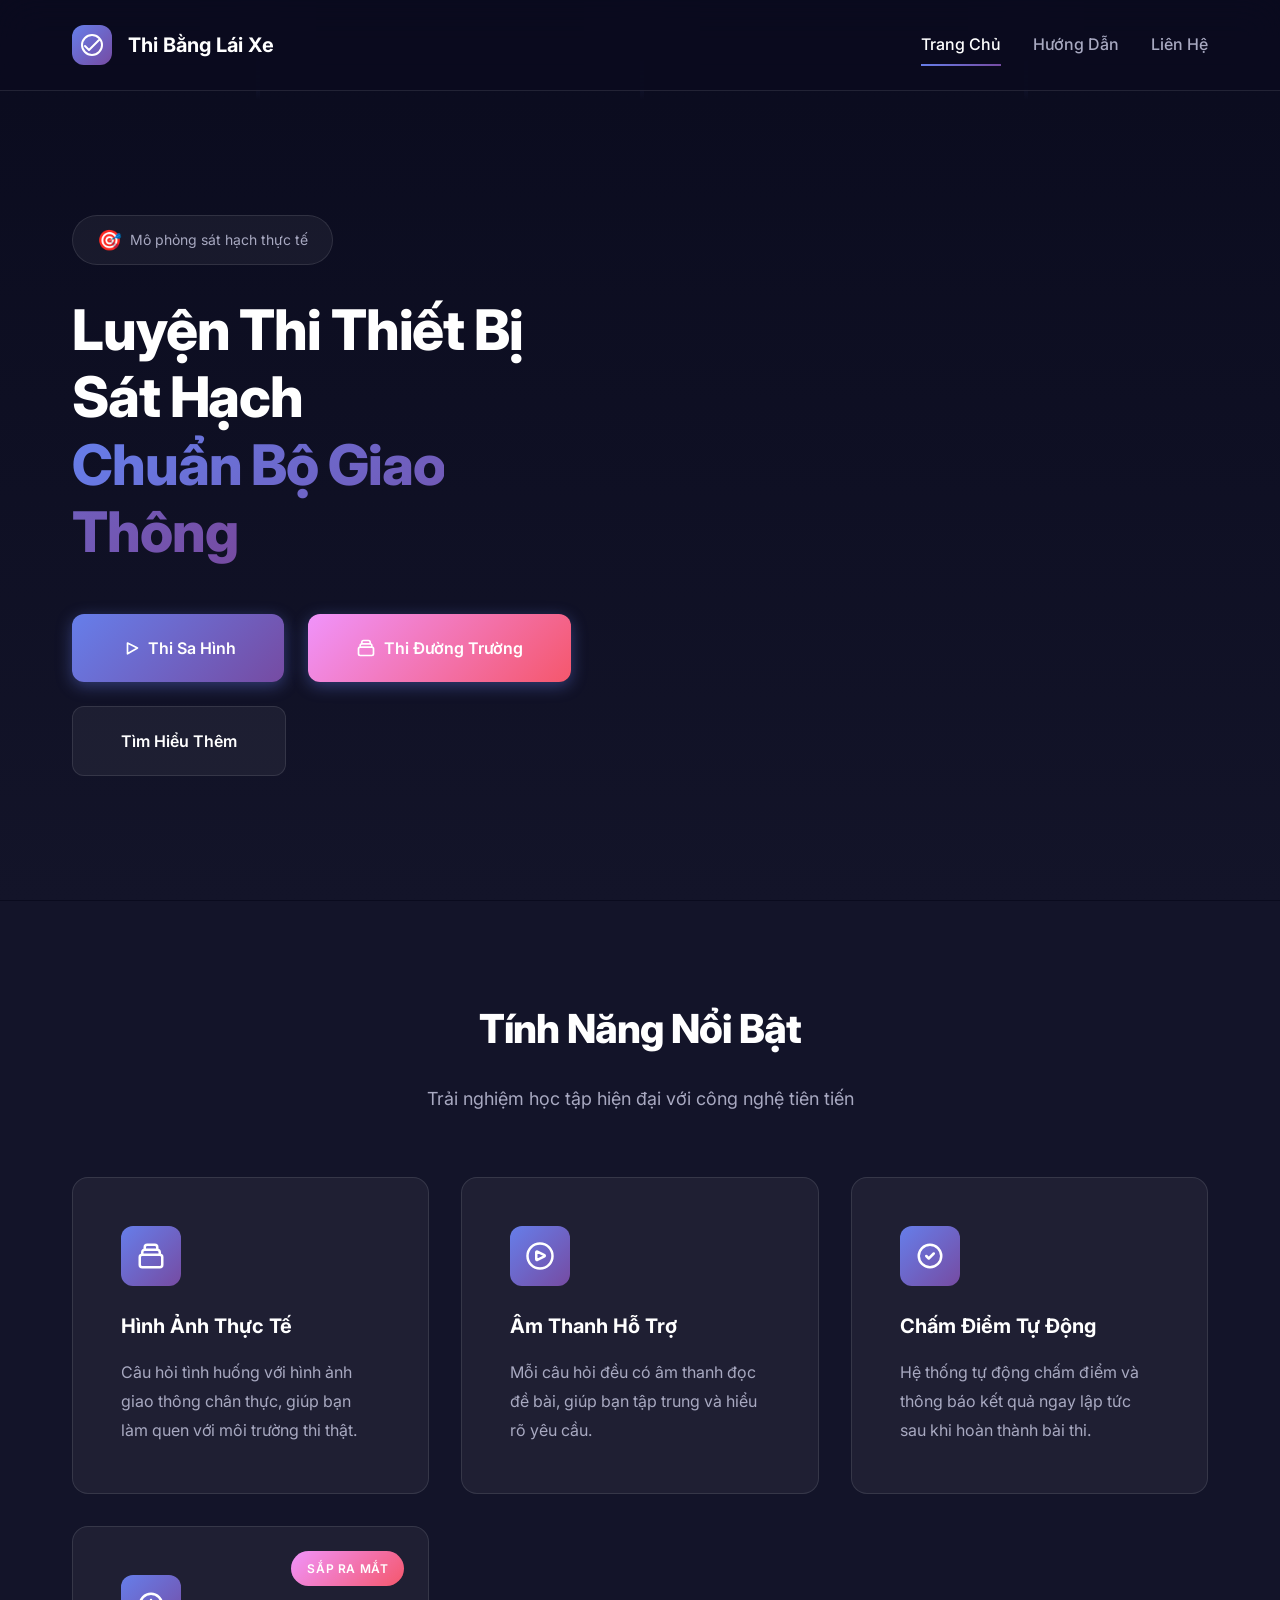
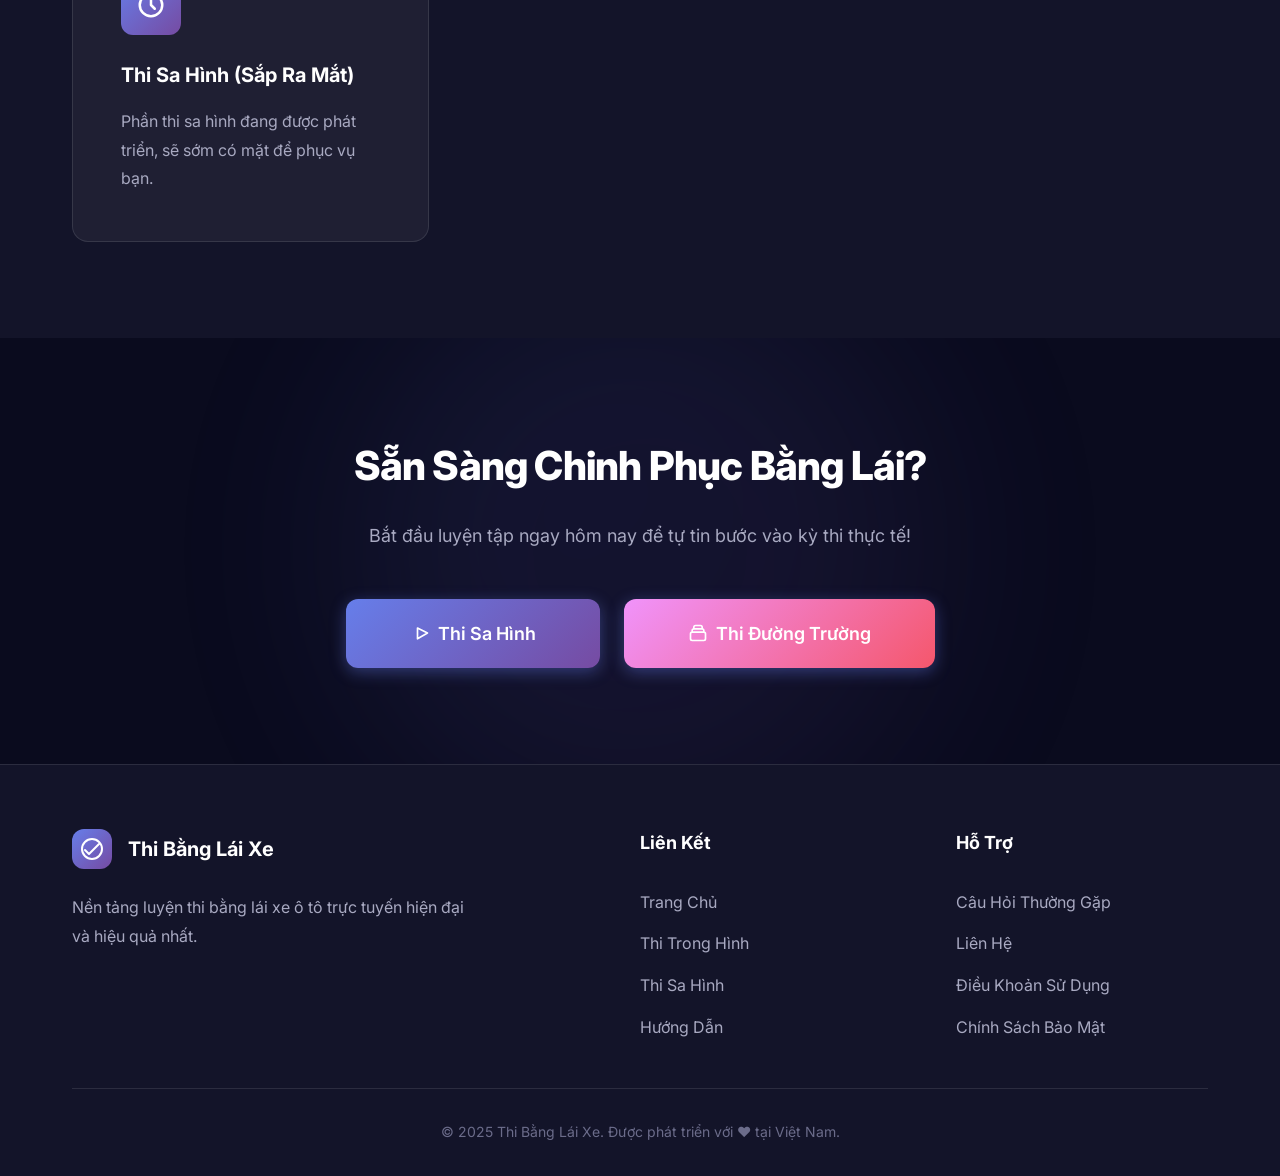
<file: index.html>
<!DOCTYPE html>
<html lang="vi">

<head>
    <meta charset="UTF-8">
    <meta name="viewport" content="width=device-width, initial-scale=1.0">
    <meta name="description"
        content="Website mô phỏng thi bằng lái xe ô tô - Luyện tập với các câu hỏi hình ảnh có âm thanh">
    <title>Thi Bằng Lái Xe Ô Tô - Mô Phỏng Sát Hạch</title>
    <link rel="stylesheet" href="styles.css">
    <link rel="preconnect" href="https://fonts.googleapis.com">
    <link rel="preconnect" href="https://fonts.gstatic.com" crossorigin>
    <link href="https://fonts.googleapis.com/css2?family=Inter:wght@300;400;500;600;700;800&display=swap"
        rel="stylesheet">
</head>

<body>
    <!-- Background Animation -->
    <div class="background-animation">
        <div class="road-line"></div>
        <div class="road-line"></div>
        <div class="road-line"></div>
    </div>

    <!-- Header -->
    <header class="header">
        <div class="container">
            <div class="logo">
                <div class="logo-icon">
                    <svg viewBox="0 0 24 24" fill="none" xmlns="http://www.w3.org/2000/svg">
                        <path d="M5 13L9 17L19 7" stroke="currentColor" stroke-width="2" stroke-linecap="round"
                            stroke-linejoin="round" />
                        <circle cx="12" cy="12" r="10" stroke="currentColor" stroke-width="2" />
                    </svg>
                </div>
                <span class="logo-text">Thi Bằng Lái Xe</span>
            </div>
            <nav class="nav">
                <a href="index.html" class="nav-link active">Trang Chủ</a>
                <a href="#" class="nav-link">Hướng Dẫn</a>
                <a href="#" class="nav-link">Liên Hệ</a>
            </nav>
        </div>
    </header>

    <!-- Hero Section -->
    <section class="hero">
        <div class="container">
            <div class="hero-content">
                <div class="hero-badge">
                    <span class="badge-icon">🎯</span>
                    <span>Mô phỏng sát hạch thực tế</span>
                </div>
                <h1 class="hero-title">
                    Luyện Thi Thiết Bị Sát Hạch<br>
                    <span class="gradient-text">Chuẩn Bộ Giao Thông</span>
                </h1>
                <p class="hero-description">
                    
                </p>
                <div class="hero-buttons">
                    <button class="btn btn-primary" id="startSaHinhBtn">
                        <svg viewBox="0 0 24 24" fill="none" xmlns="http://www.w3.org/2000/svg">
                            <path d="M9 19V6L21 12L9 19Z" stroke="currentColor" stroke-width="2" stroke-linecap="round"
                                stroke-linejoin="round" />
                        </svg>
                        <span>Thi Sa Hình</span>
                    </button>
                    <button class="btn btn-primary btn-alt" id="startDuongTruongBtn">
                        <svg viewBox="0 0 24 24" fill="none" xmlns="http://www.w3.org/2000/svg">
                            <path
                                d="M19 11H5M19 11C20.1046 11 21 11.8954 21 13V19C21 20.1046 20.1046 21 19 21H5C3.89543 21 3 20.1046 3 19V13C3 11.8954 3.89543 11 5 11M19 11V9C19 7.89543 18.1046 7 17 7M5 11V9C5 7.89543 5.89543 7 7 7M7 7V5C7 3.89543 7.89543 3 9 3H15C16.1046 3 17 3.89543 17 5V7M7 7H17"
                                stroke="currentColor" stroke-width="2" stroke-linecap="round" stroke-linejoin="round" />
                        </svg>
                        <span>Thi Đường Trường</span>
                    </button>
                    <button class="btn btn-secondary" id="learnMoreBtn">
                        <span>Tìm Hiểu Thêm</span>
                    </button>
                </div>
            </div>
        </div>
    </section>

    <!-- Features Section -->
    <section class="features">
        <div class="container">
            <div class="section-header">
                <h2 class="section-title">Tính Năng Nổi Bật</h2>
                <p class="section-description">
                    Trải nghiệm học tập hiện đại với công nghệ tiên tiến
                </p>
            </div>
            <div class="features-grid">
                <div class="feature-card">
                    <div class="feature-icon">
                        <svg viewBox="0 0 24 24" fill="none" xmlns="http://www.w3.org/2000/svg">
                            <path
                                d="M19 11H5M19 11C20.1046 11 21 11.8954 21 13V19C21 20.1046 20.1046 21 19 21H5C3.89543 21 3 20.1046 3 19V13C3 11.8954 3.89543 11 5 11M19 11V9C19 7.89543 18.1046 7 17 7M5 11V9C5 7.89543 5.89543 7 7 7M7 7V5C7 3.89543 7.89543 3 9 3H15C16.1046 3 17 3.89543 17 5V7M7 7H17"
                                stroke="currentColor" stroke-width="2" stroke-linecap="round" stroke-linejoin="round" />
                        </svg>
                    </div>
                    <h3 class="feature-title">Hình Ảnh Thực Tế</h3>
                    <p class="feature-description">
                        Câu hỏi tình huống với hình ảnh giao thông chân thực, giúp bạn làm quen với môi trường thi thật.
                    </p>
                </div>

                <div class="feature-card">
                    <div class="feature-icon">
                        <svg viewBox="0 0 24 24" fill="none" xmlns="http://www.w3.org/2000/svg">
                            <path
                                d="M15.536 11.293L9.879 8.464C9.487 8.268 9 8.547 9 8.964V14.622C9 15.039 9.487 15.318 9.879 15.122L15.536 12.293C15.9279 12.097 15.9279 11.489 15.536 11.293Z"
                                stroke="currentColor" stroke-width="2" stroke-linecap="round" stroke-linejoin="round" />
                            <circle cx="12" cy="12" r="10" stroke="currentColor" stroke-width="2" />
                        </svg>
                    </div>
                    <h3 class="feature-title">Âm Thanh Hỗ Trợ</h3>
                    <p class="feature-description">
                        Mỗi câu hỏi đều có âm thanh đọc đề bài, giúp bạn tập trung và hiểu rõ yêu cầu.
                    </p>
                </div>

                <div class="feature-card">
                    <div class="feature-icon">
                        <svg viewBox="0 0 24 24" fill="none" xmlns="http://www.w3.org/2000/svg">
                            <path
                                d="M9 12L11 14L15 10M21 12C21 16.9706 16.9706 21 12 21C7.02944 21 3 16.9706 3 12C3 7.02944 7.02944 3 12 3C16.9706 3 21 7.02944 21 12Z"
                                stroke="currentColor" stroke-width="2" stroke-linecap="round" stroke-linejoin="round" />
                        </svg>
                    </div>
                    <h3 class="feature-title">Chấm Điểm Tự Động</h3>
                    <p class="feature-description">
                        Hệ thống tự động chấm điểm và thông báo kết quả ngay lập tức sau khi hoàn thành bài thi.
                    </p>
                </div>

                <div class="feature-card coming-soon">
                    <div class="feature-icon">
                        <svg viewBox="0 0 24 24" fill="none" xmlns="http://www.w3.org/2000/svg">
                            <path
                                d="M12 8V12L15 15M21 12C21 16.9706 16.9706 21 12 21C7.02944 21 3 16.9706 3 12C3 7.02944 7.02944 3 12 3C16.9706 3 21 7.02944 21 12Z"
                                stroke="currentColor" stroke-width="2" stroke-linecap="round" stroke-linejoin="round" />
                        </svg>
                    </div>
                    <h3 class="feature-title">Thi Sa Hình (Sắp Ra Mắt)</h3>
                    <p class="feature-description">
                        Phần thi sa hình đang được phát triển, sẽ sớm có mặt để phục vụ bạn.
                    </p>
                    <span class="coming-soon-badge">Sắp ra mắt</span>
                </div>
            </div>
        </div>
    </section>

    <!-- CTA Section -->
    <section class="cta">
        <div class="container">
            <div class="cta-content">
                <h2 class="cta-title">Sẵn Sàng Chinh Phục Bằng Lái?</h2>
                <p class="cta-description">
                    Bắt đầu luyện tập ngay hôm nay để tự tin bước vào kỳ thi thực tế!
                </p>
                <div class="cta-buttons">
                    <button class="btn btn-primary btn-large" id="ctaStartSaHinhBtn">
                        <svg viewBox="0 0 24 24" fill="none" xmlns="http://www.w3.org/2000/svg">
                            <path d="M9 19V6L21 12L9 19Z" stroke="currentColor" stroke-width="2" stroke-linecap="round"
                                stroke-linejoin="round" />
                        </svg>
                        <span>Thi Sa Hình</span>
                    </button>
                    <button class="btn btn-primary btn-large btn-alt" id="ctaStartDuongTruongBtn">
                        <svg viewBox="0 0 24 24" fill="none" xmlns="http://www.w3.org/2000/svg">
                            <path
                                d="M19 11H5M19 11C20.1046 11 21 11.8954 21 13V19C21 20.1046 20.1046 21 19 21H5C3.89543 21 3 20.1046 3 19V13C3 11.8954 3.89543 11 5 11M19 11V9C19 7.89543 18.1046 7 17 7M5 11V9C5 7.89543 5.89543 7 7 7M7 7V5C7 3.89543 7.89543 3 9 3H15C16.1046 3 17 3.89543 17 5V7M7 7H17"
                                stroke="currentColor" stroke-width="2" stroke-linecap="round" stroke-linejoin="round" />
                        </svg>
                        <span>Thi Đường Trường</span>
                    </button>
                </div>
            </div>
        </div>
    </section>

    <!-- Footer -->
    <footer class="footer">
        <div class="container">
            <div class="footer-content">
                <div class="footer-section">
                    <div class="logo">
                        <div class="logo-icon">
                            <svg viewBox="0 0 24 24" fill="none" xmlns="http://www.w3.org/2000/svg">
                                <path d="M5 13L9 17L19 7" stroke="currentColor" stroke-width="2" stroke-linecap="round"
                                    stroke-linejoin="round" />
                                <circle cx="12" cy="12" r="10" stroke="currentColor" stroke-width="2" />
                            </svg>
                        </div>
                        <span class="logo-text">Thi Bằng Lái Xe</span>
                    </div>
                    <p class="footer-description">
                        Nền tảng luyện thi bằng lái xe ô tô trực tuyến hiện đại và hiệu quả nhất.
                    </p>
                </div>
                <div class="footer-section">
                    <h4 class="footer-title">Liên Kết</h4>
                    <ul class="footer-links">
                        <li><a href="#">Trang Chủ</a></li>
                        <li><a href="#">Thi Trong Hình</a></li>
                        <li><a href="#">Thi Sa Hình</a></li>
                        <li><a href="#">Hướng Dẫn</a></li>
                    </ul>
                </div>
                <div class="footer-section">
                    <h4 class="footer-title">Hỗ Trợ</h4>
                    <ul class="footer-links">
                        <li><a href="#">Câu Hỏi Thường Gặp</a></li>
                        <li><a href="#">Liên Hệ</a></li>
                        <li><a href="#">Điều Khoản Sử Dụng</a></li>
                        <li><a href="#">Chính Sách Bảo Mật</a></li>
                    </ul>
                </div>
            </div>
            <div class="footer-bottom">
                <p>&copy; 2025 Thi Bằng Lái Xe. Được phát triển với ❤️ tại Việt Nam.</p>
            </div>
        </div>
    </footer>

    <script src="script.js"></script>
</body>

</html>
</file>
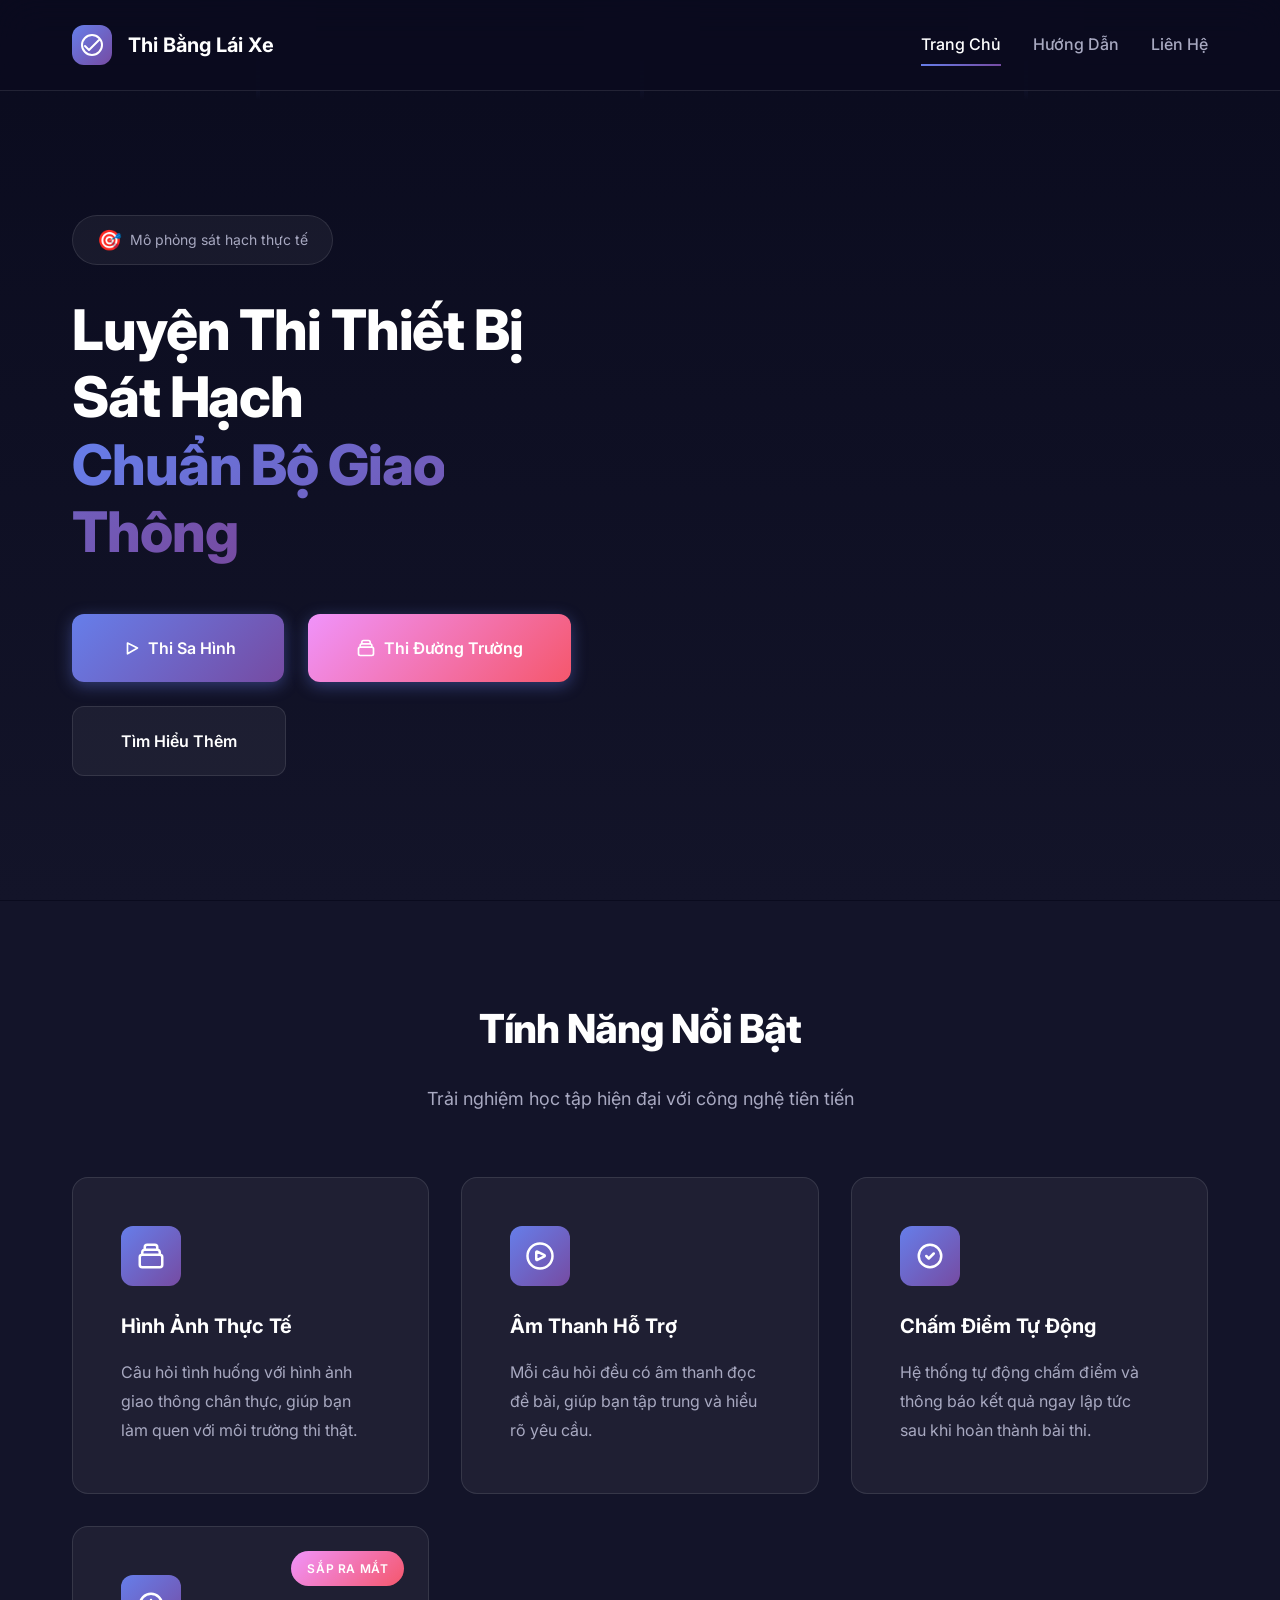
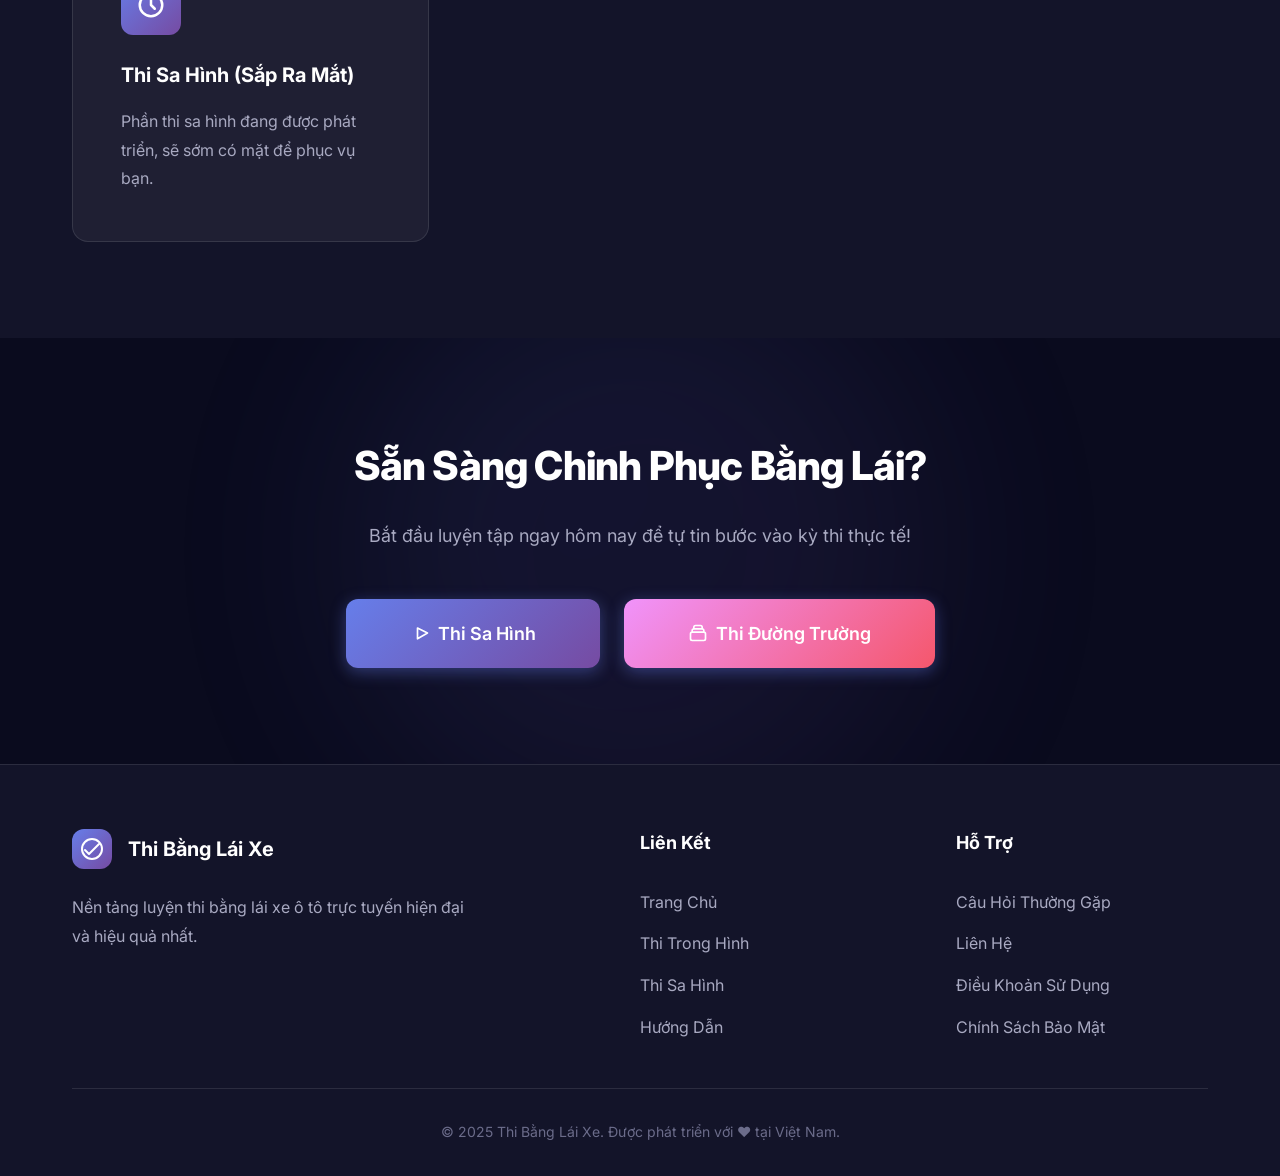
<file: thi-sa-hinh.html>
﻿<!DOCTYPE html>
<html lang="vi">

<head>
    <meta charset="UTF-8">
    <meta name="viewport" content="width=device-width, initial-scale=1.0">
    <meta name="description" content="Thi Sa Hình - Mô phỏng thi bằng lái xe ô tô">
    <title>Thi Sa Hình - Thi Bằng Lái Xe Ô Tô</title>
    <link rel="stylesheet" href="styles.css">
    <link rel="stylesheet" href="thi-sa-hinh.css">
    <link rel="preconnect" href="https://fonts.googleapis.com">
    <link rel="preconnect" href="https://fonts.gstatic.com" crossorigin>
    <link href="https://fonts.googleapis.com/css2?family=Inter:wght@300;400;500;600;700;800&display=swap"
        rel="stylesheet">
</head>

<body>
    <!-- Overlay Start Button (Fix Autoplay Mobile) -->
    <div id="startOverlay"
        style="position: fixed; top: 0; left: 0; width: 100%; height: 100%; background: rgba(17, 24, 39, 0.95); z-index: 9999; display: flex; flex-direction: column; justify-content: center; align-items: center; color: white; backdrop-filter: blur(10px);">
        <div
            style="background: rgba(255, 255, 255, 0.1); padding: 2rem; border-radius: 1rem; border: 1px solid rgba(255, 255, 255, 0.2); text-align: center; max-width: 90%;">
            <h2 style="font-size: 1.5rem; margin-bottom: 2rem; color: #fff; font-weight: 700;">Sẵn sàng làm bài thi?
            </h2>
            <button id="startExamBtn"
                style="padding: 1rem 3rem; font-size: 1.25rem; font-weight: 700; color: white; background: linear-gradient(135deg, #22c55e 0%, #16a34a 100%); border: none; border-radius: 50px; cursor: pointer; box-shadow: 0 4px 6px rgba(0,0,0,0.3); transition: transform 0.2s;">
                BẮT ĐẦU NGAY
            </button>
            <p style="margin-top: 1rem; color: rgba(255, 255, 255, 0.6); font-size: 0.875rem;">Nhấn để bật âm thanh và
                tính giờ</p>
        </div>
    </div>
    <!-- Background Animation -->
    <div class="background-animation">
        <div class="road-line"></div>
        <div class="road-line"></div>
        <div class="road-line"></div>
    </div>

    <!-- Main Content -->
    <main class="exam-container">
        <div class="container">
            <!-- Exam Header -->
            <div class="exam-header">
                <a href="index.html" class="back-button" id="backBtn">
                    <svg viewBox="0 0 24 24" fill="none" xmlns="http://www.w3.org/2000/svg">
                        <path d="M19 12H5M5 12L12 19M5 12L12 5" stroke="currentColor" stroke-width="2"
                            stroke-linecap="round" stroke-linejoin="round" />
                    </svg>
                    <span class="back-text">Trang chủ</span>
                </a>
                <h1 class="exam-title">THI SA HÌNH</h1>
                <div class="exam-stats">
                    <div class="stat-item">
                        <span class="stat-label">ĐIỂM</span>
                        <span class="stat-value" id="score">100</span>
                    </div>
                    <div class="stat-item">
                        <span class="stat-label">TỔNG TG</span>
                        <span class="stat-value" id="totalTime">00:00</span>
                    </div>
                    <div class="stat-item">
                        <span class="stat-label">TG TRONG BÀI</span>
                        <span class="stat-value" id="currentTime">00:00</span>
                    </div>
                </div>
            </div>

            <!-- Exam Name Section -->
            <div class="exam-name-section">
                <div class="exam-name-label">Bài thi:</div>
                <div class="exam-name-title">XUẤT PHÁT</div>
            </div>

            <!-- Common Errors Section -->
            <div class="common-errors-section">
                <h3 class="common-errors-title">CÁC LỖI CHUNG</h3>
                <div class="error-buttons">
                    <button class="error-btn" data-penalty="-5">
                        <span class="error-name">Chết máy</span>
                        <span class="error-penalty">(-5đ)</span>
                    </button>
                    <button class="error-btn" data-penalty="-1">
                        <span class="error-name">Xe quá tốc độ</span>
                        <span class="error-penalty">(-1đ)</span>
                    </button>
                    <button class="error-btn" data-penalty="-5">
                        <span class="error-name">Vòng tua quá 4000</span>
                        <span class="error-penalty">(-5đ)</span>
                    </button>
                </div>
            </div>

            <!-- Exam Errors Section -->
            <div class="exam-errors-section">
                <h3 class="exam-errors-title">LỖI TRONG BÀI THI</h3>
                <div class="exam-error-buttons">
                    <button class="exam-error-btn" data-penalty="-5">
                        <span class="error-name">Không thắt dây an toàn</span>
                        <span class="error-penalty">(-5đ)</span>
                    </button>
                    <button class="exam-error-btn" data-penalty="-5">
                        <span class="error-name">Không bật xi nhan trái</span>
                        <span class="error-penalty">(-5đ)</span>
                    </button>
                    <button class="exam-error-btn" data-penalty="-5">
                        <span class="error-name">Không tắt xi nhan trái</span>
                        <span class="error-penalty">(-5đ)</span>
                    </button>
                    <button class="exam-error-btn" id="btn4" data-penalty="-25" style="display: none;">
                        <span class="error-name">Xe tụt dốc quá 50 cm</span>
                        <span class="error-penalty">(-25đ)</span>
                    </button>
                </div>
            </div>

            <!-- Audio Section -->
            <div class="audio-section">
                <h3 class="audio-title">ÂM THANH TRONG BÀI</h3>
                <div class="audio-buttons">
                    <button class="audio-btn" data-audio="AM THANH TING TONG NHAN BAI.mp3">
                        <span class="audio-name">Ting Ton</span>
                    </button>
                    <button class="audio-btn" id="tuneBtn" data-audio="Tune Nhan Bai.mp3" style="display: none;">
                        <span class="audio-name">Tune</span>
                    </button>
                    <button class="audio-btn" id="emergencyBtn" data-audio="KHAN CAP NGA TU 1.mp3"
                        style="display: none;">
                        <span class="audio-name">Âm thanh khẩn cấp</span>
                    </button>
                </div>
            </div>

            <!-- Content Area (To be filled) -->
            <div class="content-area">
                <p style="color: var(--text-muted); text-align: center; padding: 4rem 0; font-size: 1.125rem;">
                    Bản quyền website thuộc Mr.Auto (Tony Ng) - sản xuất năm 2025
                </p>
            </div>

            <!-- Floating Previous Button (Initially hidden) -->
            <button class="prev-question-btn" id="prevQuestionBtn" style="display: none;">
                <svg viewBox="0 0 24 24" fill="none" xmlns="http://www.w3.org/2000/svg">
                    <path d="M11 17L6 12M6 12L11 7M6 12H18" stroke="currentColor" stroke-width="2"
                        stroke-linecap="round" stroke-linejoin="round" />
                </svg>
                <span class="prev-btn-text">Quay lại bài XUẤT PHÁT</span>
            </button>

            <!-- Floating Next Button -->
            <button class="next-question-btn" id="nextQuestionBtn">
                <span class="next-btn-text">Nhường đường cho người đi bộ</span>
                <svg viewBox="0 0 24 24" fill="none" xmlns="http://www.w3.org/2000/svg">
                    <path d="M13 7L18 12M18 12L13 17M18 12H6" stroke="currentColor" stroke-width="2"
                        stroke-linecap="round" stroke-linejoin="round" />
                </svg>
            </button>

            <!-- Floating Next Button 2 (to Question 3: Doc Cau) - Initially hidden -->
            <button class="next-question-btn" id="nextQuestion2Btn" style="display: none;">
                <span class="next-btn-text">Dừng và khởi hành xe ngang dốc</span>
                <svg viewBox="0 0 24 24" fill="none" xmlns="http://www.w3.org/2000/svg">
                    <path d="M13 7L18 12M18 12L13 17M18 12H6" stroke="currentColor" stroke-width="2"
                        stroke-linecap="round" stroke-linejoin="round" />
                </svg>
            </button>

            <!-- Floating Next Button 3 (to Question 4: Qua Vet Banh Xe) - Initially hidden -->
            <button class="next-question-btn" id="nextQuestion3Btn" style="display: none;">
                <span class="next-btn-text">Qua vệt bánh xe</span>
                <svg viewBox="0 0 24 24" fill="none" xmlns="http://www.w3.org/2000/svg">
                    <path d="M13 7L18 12M18 12L13 17M18 12H6" stroke="currentColor" stroke-width="2"
                        stroke-linecap="round" stroke-linejoin="round" />
                </svg>
            </button>

            <!-- Floating Next Button 4 (to Question 5: Nga Tu 1) - Initially hidden -->
            <button class="next-question-btn" id="nextQuestion4Btn" style="display: none;">
                <span class="next-btn-text">Ngã tư 1</span>
                <svg viewBox="0 0 24 24" fill="none" xmlns="http://www.w3.org/2000/svg">
                    <path d="M13 7L18 12M18 12L13 17M18 12H6" stroke="currentColor" stroke-width="2"
                        stroke-linecap="round" stroke-linejoin="round" />
                </svg>
            </button>

            <!-- Floating Next Button 5 (to Question 6: Duong Vong Quanh Co) - Initially hidden -->
            <button class="next-question-btn" id="nextQuestion5Btn" style="display: none;">
                <span class="next-btn-text">Đường vòng quanh co</span>
                <svg viewBox="0 0 24 24" fill="none" xmlns="http://www.w3.org/2000/svg">
                    <path d="M13 7L18 12M18 12L13 17M18 12H6" stroke="currentColor" stroke-width="2"
                        stroke-linecap="round" stroke-linejoin="round" />
                </svg>
            </button>

            <!-- Floating Next Button 6 (to Question 7: Nga Tu 2) - Initially hidden -->
            <button class="next-question-btn" id="nextQuestion6Btn" style="display: none;">
                <span class="next-btn-text">Ngã tư 2</span>
                <svg viewBox="0 0 24 24" fill="none" xmlns="http://www.w3.org/2000/svg">
                    <path d="M13 7L18 12M18 12L13 17M18 12H6" stroke="currentColor" stroke-width="2"
                        stroke-linecap="round" stroke-linejoin="round" />
                </svg>
            </button>

            <!-- Floating Next Button 7 (to Question 8: Ghep Doc) - Initially hidden -->
            <button class="next-question-btn" id="nextQuestion7Btn" style="display: none;">
                <span class="next-btn-text">Ghép dọc</span>
                <svg viewBox="0 0 24 24" fill="none" xmlns="http://www.w3.org/2000/svg">
                    <path d="M13 7L18 12M18 12L13 17M18 12H6" stroke="currentColor" stroke-width="2"
                        stroke-linecap="round" stroke-linejoin="round" />
                </svg>
            </button>

            <!-- Floating Next Button 8 (to Question 9: Nga Tu 3) - Initially hidden -->
            <button class="next-question-btn" id="nextQuestion8Btn" style="display: none;">
                <span class="next-btn-text">Ngã tư 3</span>
                <svg viewBox="0 0 24 24" fill="none" xmlns="http://www.w3.org/2000/svg">
                    <path d="M13 7L18 12M18 12L13 17M18 12H6" stroke="currentColor" stroke-width="2"
                        stroke-linecap="round" stroke-linejoin="round" />
                </svg>
            </button>

            <!-- Floating Next Button 9 (to Question 10: Duong Sat) - Initially hidden -->
            <button class="next-question-btn" id="nextQuestion9Btn" style="display: none;">
                <span class="next-btn-text">Đường sắt</span>
                <svg viewBox="0 0 24 24" fill="none" xmlns="http://www.w3.org/2000/svg">
                    <path d="M13 7L18 12M18 12L13 17M18 12H6" stroke="currentColor" stroke-width="2"
                        stroke-linecap="round" stroke-linejoin="round" />
                </svg>
            </button>

            <!-- Floating Next Button 10 (to Question 11: Thay Doi So) - Initially hidden -->
            <button class="next-question-btn" id="nextQuestion10Btn" style="display: none;">
                <span class="next-btn-text">Thay đổi số</span>
                <svg viewBox="0 0 24 24" fill="none" xmlns="http://www.w3.org/2000/svg">
                    <path d="M13 7L18 12M18 12L13 17M18 12H6" stroke="currentColor" stroke-width="2"
                        stroke-linecap="round" stroke-linejoin="round" />
                </svg>
            </button>

            <!-- Floating Next Button 11 (to Question 12: Ghep Ngang) - Initially hidden -->
            <button class="next-question-btn" id="nextQuestion11Btn" style="display: none;">
                <span class="next-btn-text">Ghép ngang</span>
                <svg viewBox="0 0 24 24" fill="none" xmlns="http://www.w3.org/2000/svg">
                    <path d="M13 7L18 12M18 12L13 17M18 12H6" stroke="currentColor" stroke-width="2"
                        stroke-linecap="round" stroke-linejoin="round" />
                </svg>
            </button>

            <!-- Floating Next Button 12 (to Question 13: Nga Tu 4) - Initially hidden -->
            <button class="next-question-btn" id="nextQuestion12Btn" style="display: none;">
                <span class="next-btn-text">Ngã tư 4</span>
                <svg viewBox="0 0 24 24" fill="none" xmlns="http://www.w3.org/2000/svg">
                    <path d="M13 7L18 12M18 12L13 17M18 12H6" stroke="currentColor" stroke-width="2"
                        stroke-linecap="round" stroke-linejoin="round" />
                </svg>
            </button>

            <!-- Floating Next Button 13 (to Question 14: Ket Thuc) - Initially hidden -->
            <button class="next-question-btn" id="nextQuestion13Btn" style="display: none;">
                <span class="next-btn-text">Kết thúc</span>
                <svg viewBox="0 0 24 24" fill="none" xmlns="http://www.w3.org/2000/svg">
                    <path d="M13 7L18 12M18 12L13 17M18 12H6" stroke="currentColor" stroke-width="2"
                        stroke-linecap="round" stroke-linejoin="round" />
                </svg>
            </button>
        </div>


    </main>

    <script src="thi-sa-hinh.js"></script>
</body>

</html>
</file>
<file: styles.css>
/* ===== CSS Variables ===== */
:root {
    /* Colors */
    --primary-gradient: linear-gradient(135deg, #667eea 0%, #764ba2 100%);
    --secondary-gradient: linear-gradient(135deg, #f093fb 0%, #f5576c 100%);
    --success-gradient: linear-gradient(135deg, #4facfe 0%, #00f2fe 100%);

    --bg-primary: #0a0b1e;
    --bg-secondary: #131429;
    --bg-card: rgba(255, 255, 255, 0.05);
    --bg-card-hover: rgba(255, 255, 255, 0.08);

    --text-primary: #ffffff;
    --text-secondary: #a8a9c1;
    --text-muted: #6b6c8a;

    --accent-purple: #667eea;
    --accent-pink: #f5576c;
    --accent-blue: #4facfe;

    /* Spacing */
    --spacing-xs: 0.5rem;
    --spacing-sm: 1rem;
    --spacing-md: 1.5rem;
    --spacing-lg: 2rem;
    --spacing-xl: 3rem;
    --spacing-2xl: 4rem;
    --spacing-3xl: 6rem;

    /* Border Radius */
    --radius-sm: 8px;
    --radius-md: 12px;
    --radius-lg: 16px;
    --radius-xl: 24px;

    /* Shadows */
    --shadow-sm: 0 2px 8px rgba(0, 0, 0, 0.1);
    --shadow-md: 0 4px 16px rgba(0, 0, 0, 0.2);
    --shadow-lg: 0 8px 32px rgba(0, 0, 0, 0.3);
    --shadow-glow: 0 0 40px rgba(102, 126, 234, 0.4);

    /* Transitions */
    --transition-fast: 0.2s ease;
    --transition-normal: 0.3s ease;
    --transition-slow: 0.5s ease;
}

/* ===== Reset & Base Styles ===== */
* {
    margin: 0;
    padding: 0;
    box-sizing: border-box;
}

html {
    scroll-behavior: smooth;
}

body {
    font-family: 'Inter', -apple-system, BlinkMacSystemFont, 'Segoe UI', sans-serif;
    background: var(--bg-primary);
    color: var(--text-primary);
    line-height: 1.6;
    overflow-x: hidden;
    min-height: 100vh;
}

.container {
    max-width: 1200px;
    margin: 0 auto;
    padding: 0 var(--spacing-lg);
}

/* ===== Background Animation ===== */
.background-animation {
    position: fixed;
    top: 0;
    left: 0;
    width: 100%;
    height: 100%;
    z-index: -1;
    overflow: hidden;
    background: linear-gradient(180deg, var(--bg-primary) 0%, var(--bg-secondary) 100%);
}

.road-line {
    position: absolute;
    width: 4px;
    height: 100px;
    background: linear-gradient(180deg, transparent 0%, var(--accent-purple) 50%, transparent 100%);
    opacity: 0.2;
    animation: roadMove 3s linear infinite;
}

.road-line:nth-child(1) {
    left: 20%;
    animation-delay: 0s;
}

.road-line:nth-child(2) {
    left: 50%;
    animation-delay: 1s;
}

.road-line:nth-child(3) {
    left: 80%;
    animation-delay: 2s;
}

@keyframes roadMove {
    0% {
        transform: translateY(-100px);
        opacity: 0;
    }

    50% {
        opacity: 0.2;
    }

    100% {
        transform: translateY(100vh);
        opacity: 0;
    }
}

/* ===== Header ===== */
.header {
    position: sticky;
    top: 0;
    z-index: 1000;
    background: rgba(10, 11, 30, 0.8);
    backdrop-filter: blur(20px);
    border-bottom: 1px solid rgba(255, 255, 255, 0.1);
    padding: var(--spacing-md) 0;
}

.header .container {
    display: flex;
    justify-content: space-between;
    align-items: center;
}

.logo {
    display: flex;
    align-items: center;
    gap: var(--spacing-sm);
    font-weight: 700;
    font-size: 1.25rem;
    text-decoration: none;
    color: var(--text-primary);
}

.logo-icon {
    width: 40px;
    height: 40px;
    background: var(--primary-gradient);
    border-radius: var(--radius-md);
    display: flex;
    align-items: center;
    justify-content: center;
    padding: 8px;
}

.logo-icon svg {
    width: 100%;
    height: 100%;
    color: white;
}

.nav {
    display: flex;
    gap: var(--spacing-lg);
}

.nav-link {
    color: var(--text-secondary);
    text-decoration: none;
    font-weight: 500;
    transition: color var(--transition-fast);
    position: relative;
    padding: var(--spacing-xs) 0;
}

.nav-link::after {
    content: '';
    position: absolute;
    bottom: 0;
    left: 0;
    width: 0;
    height: 2px;
    background: var(--primary-gradient);
    transition: width var(--transition-fast);
}

.nav-link:hover,
.nav-link.active {
    color: var(--text-primary);
}

.nav-link:hover::after,
.nav-link.active::after {
    width: 100%;
}

/* ===== Hero Section ===== */
.hero {
    padding: var(--spacing-3xl) 0;
    min-height: 90vh;
    display: flex;
    align-items: center;
}

.hero .container {
    display: grid;
    grid-template-columns: 1fr 1fr;
    gap: var(--spacing-2xl);
    align-items: center;
}

.hero-content {
    animation: fadeInUp 0.8s ease;
}

.hero-badge {
    display: inline-flex;
    align-items: center;
    gap: var(--spacing-xs);
    background: var(--bg-card);
    border: 1px solid rgba(255, 255, 255, 0.1);
    padding: var(--spacing-xs) var(--spacing-md);
    border-radius: 50px;
    font-size: 0.875rem;
    color: var(--text-secondary);
    margin-bottom: var(--spacing-lg);
}

.badge-icon {
    font-size: 1.25rem;
}

.hero-title {
    font-size: 3.5rem;
    font-weight: 800;
    line-height: 1.2;
    margin-bottom: var(--spacing-md);
    letter-spacing: -0.02em;
}

.gradient-text {
    background: var(--primary-gradient);
    -webkit-background-clip: text;
    -webkit-text-fill-color: transparent;
    background-clip: text;
}

.hero-description {
    font-size: 1.125rem;
    color: var(--text-secondary);
    margin-bottom: var(--spacing-xl);
    max-width: 540px;
    line-height: 1.8;
}

.hero-buttons {
    display: flex;
    gap: var(--spacing-md);
    flex-wrap: wrap;
}

/* ===== Buttons ===== */
.btn {
    display: inline-flex;
    align-items: center;
    gap: var(--spacing-xs);
    padding: var(--spacing-md) var(--spacing-xl);
    border: none;
    border-radius: var(--radius-md);
    font-size: 1rem;
    font-weight: 600;
    cursor: pointer;
    transition: all var(--transition-normal);
    text-decoration: none;
    font-family: inherit;
    position: relative;
    overflow: hidden;
}

.btn svg {
    width: 20px;
    height: 20px;
    transition: transform var(--transition-fast);
}

.btn:hover svg {
    transform: translateX(4px);
}

.btn-primary {
    background: var(--primary-gradient);
    color: white;
    box-shadow: 0 4px 16px rgba(102, 126, 234, 0.4);
}

.btn-primary:hover {
    box-shadow: 0 8px 24px rgba(102, 126, 234, 0.6);
    transform: translateY(-2px);
}

.btn-primary:active {
    transform: translateY(0);
}

.btn-alt {
    background: var(--secondary-gradient);
}

.btn-alt:hover {
    box-shadow: 0 8px 24px rgba(245, 87, 108, 0.6);
}

.btn-secondary {
    background: var(--bg-card);
    color: var(--text-primary);
    border: 1px solid rgba(255, 255, 255, 0.1);
}

.btn-secondary:hover {
    background: var(--bg-card-hover);
    border-color: rgba(255, 255, 255, 0.2);
}

.btn-large {
    padding: var(--spacing-md) var(--spacing-2xl);
    font-size: 1.125rem;
}

/* CTA Buttons Layout */
.cta-buttons {
    display: flex;
    gap: var(--spacing-md);
    justify-content: center;
    flex-wrap: wrap;
}

/* ===== Hero Visual ===== */
.hero-visual {
    position: relative;
    animation: fadeInRight 0.8s ease;
}

.visual-card {
    position: relative;
    background: var(--bg-card);
    border: 1px solid rgba(255, 255, 255, 0.1);
    border-radius: var(--radius-xl);
    padding: var(--spacing-2xl);
    backdrop-filter: blur(20px);
    display: flex;
    align-items: center;
    justify-content: center;
    min-height: 400px;
}

.card-glow {
    position: absolute;
    top: 50%;
    left: 50%;
    transform: translate(-50%, -50%);
    width: 300px;
    height: 300px;
    background: var(--primary-gradient);
    opacity: 0.2;
    filter: blur(80px);
    border-radius: 50%;
    animation: pulse 3s ease-in-out infinite;
}

.steering-wheel {
    position: relative;
    z-index: 1;
    animation: rotate 20s linear infinite;
}

.steering-wheel svg {
    width: 200px;
    height: 200px;
    filter: drop-shadow(0 0 20px rgba(102, 126, 234, 0.5));
}

@keyframes pulse {

    0%,
    100% {
        transform: translate(-50%, -50%) scale(1);
        opacity: 0.2;
    }

    50% {
        transform: translate(-50%, -50%) scale(1.1);
        opacity: 0.3;
    }
}

@keyframes rotate {
    0% {
        transform: rotate(0deg);
    }

    100% {
        transform: rotate(360deg);
    }
}

/* ===== Features Section ===== */
.features {
    padding: var(--spacing-3xl) 0;
    background: var(--bg-secondary);
}

.section-header {
    text-align: center;
    margin-bottom: var(--spacing-2xl);
}

.section-title {
    font-size: 2.5rem;
    font-weight: 800;
    margin-bottom: var(--spacing-md);
    letter-spacing: -0.02em;
}

.section-description {
    font-size: 1.125rem;
    color: var(--text-secondary);
    max-width: 600px;
    margin: 0 auto;
}

.features-grid {
    display: grid;
    grid-template-columns: repeat(auto-fit, minmax(280px, 1fr));
    gap: var(--spacing-lg);
}

.feature-card {
    background: var(--bg-card);
    border: 1px solid rgba(255, 255, 255, 0.1);
    border-radius: var(--radius-lg);
    padding: var(--spacing-xl);
    transition: all var(--transition-normal);
    position: relative;
    overflow: hidden;
}

.feature-card::before {
    content: '';
    position: absolute;
    top: 0;
    left: 0;
    width: 100%;
    height: 4px;
    background: var(--primary-gradient);
    transform: scaleX(0);
    transform-origin: left;
    transition: transform var(--transition-normal);
}

.feature-card:hover {
    background: var(--bg-card-hover);
    transform: translateY(-4px);
    box-shadow: var(--shadow-lg);
}

.feature-card:hover::before {
    transform: scaleX(1);
}

.feature-icon {
    width: 60px;
    height: 60px;
    background: var(--primary-gradient);
    border-radius: var(--radius-md);
    display: flex;
    align-items: center;
    justify-content: center;
    margin-bottom: var(--spacing-md);
    padding: 15px;
}

.feature-icon svg {
    width: 100%;
    height: 100%;
    color: white;
}

.feature-title {
    font-size: 1.25rem;
    font-weight: 700;
    margin-bottom: var(--spacing-sm);
}

.feature-description {
    color: var(--text-secondary);
    line-height: 1.8;
}

.feature-card.coming-soon {
    position: relative;
    opacity: 0.7;
}

.coming-soon-badge {
    position: absolute;
    top: var(--spacing-md);
    right: var(--spacing-md);
    background: var(--secondary-gradient);
    color: white;
    font-size: 0.75rem;
    font-weight: 600;
    padding: var(--spacing-xs) var(--spacing-sm);
    border-radius: 50px;
    text-transform: uppercase;
    letter-spacing: 0.05em;
}

/* ===== CTA Section ===== */
.cta {
    padding: var(--spacing-3xl) 0;
    position: relative;
    overflow: hidden;
}

.cta::before {
    content: '';
    position: absolute;
    top: 50%;
    left: 50%;
    transform: translate(-50%, -50%);
    width: 600px;
    height: 600px;
    background: var(--primary-gradient);
    opacity: 0.1;
    filter: blur(100px);
    border-radius: 50%;
}

.cta-content {
    text-align: center;
    position: relative;
    z-index: 1;
}

.cta-title {
    font-size: 2.5rem;
    font-weight: 800;
    margin-bottom: var(--spacing-md);
    letter-spacing: -0.02em;
}

.cta-description {
    font-size: 1.125rem;
    color: var(--text-secondary);
    margin-bottom: var(--spacing-xl);
    max-width: 600px;
    margin-left: auto;
    margin-right: auto;
}

/* ===== Footer ===== */
.footer {
    background: var(--bg-secondary);
    border-top: 1px solid rgba(255, 255, 255, 0.1);
    padding: var(--spacing-2xl) 0 var(--spacing-lg);
}

.footer-content {
    display: grid;
    grid-template-columns: 2fr 1fr 1fr;
    gap: var(--spacing-2xl);
    margin-bottom: var(--spacing-xl);
}

.footer-section {
    display: flex;
    flex-direction: column;
    gap: var(--spacing-md);
}

.footer-description {
    color: var(--text-secondary);
    line-height: 1.8;
    max-width: 400px;
}

.footer-title {
    font-size: 1.125rem;
    font-weight: 700;
    margin-bottom: var(--spacing-xs);
}

.footer-links {
    list-style: none;
    display: flex;
    flex-direction: column;
    gap: var(--spacing-sm);
}

.footer-links a {
    color: var(--text-secondary);
    text-decoration: none;
    transition: color var(--transition-fast);
}

.footer-links a:hover {
    color: var(--text-primary);
}

.footer-bottom {
    padding-top: var(--spacing-lg);
    border-top: 1px solid rgba(255, 255, 255, 0.1);
    text-align: center;
    color: var(--text-muted);
    font-size: 0.875rem;
}

/* ===== Animations ===== */
@keyframes fadeInUp {
    from {
        opacity: 0;
        transform: translateY(30px);
    }

    to {
        opacity: 1;
        transform: translateY(0);
    }
}

@keyframes fadeInRight {
    from {
        opacity: 0;
        transform: translateX(30px);
    }

    to {
        opacity: 1;
        transform: translateX(0);
    }
}

/* ===== Responsive Design ===== */
@media (max-width: 968px) {
    .hero .container {
        grid-template-columns: 1fr;
        gap: var(--spacing-xl);
    }

    .hero-visual {
        order: -1;
    }

    .hero-title {
        font-size: 2.5rem;
    }

    .footer-content {
        grid-template-columns: 1fr;
        gap: var(--spacing-xl);
    }

    .nav {
        gap: var(--spacing-md);
    }
}

@media (max-width: 640px) {
    .container {
        padding: 0 var(--spacing-md);
    }

    .hero {
        padding: var(--spacing-2xl) 0;
    }

    .hero-title {
        font-size: 2rem;
    }

    .hero-description {
        font-size: 1rem;
    }

    .hero-buttons {
        flex-direction: column;
    }

    .btn {
        width: 100%;
        justify-content: center;
    }

    .section-title {
        font-size: 2rem;
    }

    .cta-title {
        font-size: 2rem;
    }

    .features-grid {
        grid-template-columns: 1fr;
    }

    .nav {
        display: none;
    }
}
</file>
<file: thi-sa-hinh.css>
/* ===== Exam Page Specific Styles ===== */

.exam-container {
    min-height: 100vh;
    padding: var(--spacing-2xl) 0;
}

/* ===== Exam Header ===== */
.exam-header {
    display: flex;
    justify-content: space-between;
    align-items: center;
    padding: var(--spacing-xl);
    background: var(--bg-card);
    border: 1px solid rgba(255, 255, 255, 0.1);
    border-radius: var(--radius-lg);
    margin-bottom: var(--spacing-sm);
    box-shadow: var(--shadow-md);
}

.exam-title {
    font-size: 2rem;
    font-weight: 800;
    letter-spacing: 0.05em;
    background: var(--primary-gradient);
    -webkit-background-clip: text;
    -webkit-text-fill-color: transparent;
    background-clip: text;
    flex: 1;
    text-align: center;
}

/* Back Button */
.back-button {
    display: flex;
    align-items: center;
    gap: var(--spacing-xs);
    padding: var(--spacing-sm) var(--spacing-md);
    background: rgba(255, 255, 255, 0.05);
    border: 1px solid rgba(255, 255, 255, 0.1);
    border-radius: var(--radius-md);
    color: var(--text-secondary);
    text-decoration: none;
    font-size: 0.875rem;
    font-weight: 600;
    transition: all var(--transition-normal);
    white-space: nowrap;
}

.back-button svg {
    width: 20px;
    height: 20px;
    transition: transform var(--transition-fast);
}

.back-button:hover {
    background: rgba(255, 255, 255, 0.08);
    border-color: rgba(255, 255, 255, 0.2);
    color: var(--text-primary);
    transform: translateX(-2px);
}

.back-button:hover svg {
    transform: translateX(-4px);
}

.back-text {
    display: inline;
}

.exam-stats {
    display: flex;
    gap: var(--spacing-xl);
}

.stat-item {
    display: flex;
    flex-direction: column;
    align-items: center;
    gap: var(--spacing-xs);
    padding: var(--spacing-md) var(--spacing-lg);
    background: rgba(255, 255, 255, 0.03);
    border-radius: var(--radius-md);
    min-width: 120px;
    border: 1px solid rgba(255, 255, 255, 0.05);
}

.stat-label {
    font-size: 0.875rem;
    color: var(--text-muted);
    text-transform: uppercase;
    letter-spacing: 0.1em;
    font-weight: 600;
    text-align: center;
}

.stat-value {
    font-size: 1.75rem;
    font-weight: 800;
    color: var(--text-primary);
    font-variant-numeric: tabular-nums;
    letter-spacing: -0.02em;
}

/* Exam Name Section */
.exam-name-section {
    display: flex;
    align-items: center;
    justify-content: center;
    gap: var(--spacing-xs);
    padding: 0 0 var(--spacing-xs) 0;
    margin-bottom: var(--spacing-md);
}

.exam-name-label {
    font-size: 0.875rem;
    font-weight: 500;
    color: var(--text-muted);
}

.exam-name-title {
    font-size: 0.875rem;
    font-weight: 700;
    color: var(--text-primary);
    letter-spacing: 0.05em;
}

/* Common Errors Section */
.common-errors-section {
    margin-bottom: var(--spacing-xl);
}

.common-errors-title {
    font-size: 1rem;
    font-weight: 700;
    color: var(--text-primary);
    text-transform: uppercase;
    letter-spacing: 0.05em;
    margin-bottom: var(--spacing-md);
    text-align: center;
}

.error-buttons {
    display: flex;
    gap: var(--spacing-md);
    flex-wrap: wrap;
    justify-content: center;
}

.error-btn {
    display: flex;
    align-items: center;
    gap: var(--spacing-sm);
    padding: var(--spacing-sm) var(--spacing-lg);
    background: rgba(251, 191, 36, 0.1);
    border: 2px solid rgba(251, 191, 36, 0.3);
    border-radius: var(--radius-md);
    color: var(--text-primary);
    font-family: inherit;
    font-size: 0.875rem;
    font-weight: 600;
    cursor: pointer;
    transition: all var(--transition-normal);
    white-space: nowrap;
}

.error-name {
    color: var(--text-primary);
}

.error-penalty {
    color: #fbbf24;
    font-weight: 700;
    font-size: 0.875rem;
}

.error-btn:hover {
    background: rgba(251, 191, 36, 0.15);
    border-color: rgba(251, 191, 36, 0.5);
    transform: translateY(-2px);
    box-shadow: 0 4px 12px rgba(251, 191, 36, 0.3);
}

.error-btn:active {
    transform: translateY(0);
    box-shadow: 0 2px 8px rgba(251, 191, 36, 0.2);
}

/* Exam Errors Section */
.exam-errors-section {
    margin-bottom: var(--spacing-xl);
}

.exam-errors-title {
    font-size: 1rem;
    font-weight: 700;
    color: var(--text-primary);
    text-transform: uppercase;
    letter-spacing: 0.05em;
    margin-bottom: var(--spacing-md);
    text-align: center;
}

.exam-error-buttons {
    display: flex;
    gap: var(--spacing-md);
    flex-wrap: wrap;
    justify-content: center;
}

.exam-error-btn {
    display: flex;
    align-items: center;
    gap: var(--spacing-sm);
    padding: var(--spacing-sm) var(--spacing-lg);
    background: rgba(96, 165, 250, 0.1);
    border: 2px solid rgba(96, 165, 250, 0.3);
    border-radius: var(--radius-md);
    color: var(--text-primary);
    font-family: inherit;
    font-size: 0.875rem;
    font-weight: 600;
    cursor: pointer;
    transition: all var(--transition-normal);
    white-space: nowrap;
}

.exam-error-btn .error-penalty {
    color: #60a5fa;
    font-weight: 700;
    font-size: 0.875rem;
}

.exam-error-btn:hover {
    background: rgba(96, 165, 250, 0.15);
    border-color: rgba(96, 165, 250, 0.5);
    transform: translateY(-2px);
    box-shadow: 0 4px 12px rgba(96, 165, 250, 0.3);
}

.exam-error-btn:active {
    transform: translateY(0);
    box-shadow: 0 2px 8px rgba(96, 165, 250, 0.2);
}

/* Audio Section */
.audio-section {
    margin-bottom: var(--spacing-xl);
}

.audio-title {
    font-size: 1rem;
    font-weight: 700;
    color: var(--text-primary);
    text-transform: uppercase;
    letter-spacing: 0.05em;
    margin-bottom: var(--spacing-md);
    text-align: center;
}

.audio-buttons {
    display: flex;
    gap: var(--spacing-md);
    flex-wrap: wrap;
    justify-content: center;
}

.audio-btn {
    display: flex;
    align-items: center;
    justify-content: center;
    padding: var(--spacing-md) var(--spacing-xl);
    background: rgba(168, 85, 247, 0.1);
    border: 2px solid rgba(168, 85, 247, 0.3);
    border-radius: var(--radius-md);
    color: var(--text-primary);
    font-family: inherit;
    font-size: 1rem;
    font-weight: 700;
    cursor: pointer;
    transition: all var(--transition-normal);
    white-space: nowrap;
}

.audio-btn .audio-name {
    color: #a855f7;
    font-size: 1.125rem;
}

.audio-btn:hover {
    background: rgba(168, 85, 247, 0.15);
    border-color: rgba(168, 85, 247, 0.5);
    transform: translateY(-2px);
    box-shadow: 0 4px 12px rgba(168, 85, 247, 0.3);
}

.audio-btn:active {
    transform: translateY(0);
    box-shadow: 0 2px 8px rgba(168, 85, 247, 0.2);
}

/* Content Area */
.content-area {
    min-height: 400px;
}

/* Floating Next Button */
.next-question-btn {
    position: fixed;
    bottom: 2rem;
    right: 2rem;
    display: flex;
    align-items: center;
    gap: var(--spacing-sm);
    padding: var(--spacing-md) var(--spacing-xl);
    background: linear-gradient(135deg, #10b981 0%, #059669 100%);
    border: none;
    border-radius: var(--radius-lg);
    color: white;
    font-family: inherit;
    font-size: 1rem;
    font-weight: 700;
    cursor: pointer;
    box-shadow: 0 8px 24px rgba(16, 185, 129, 0.4);
    transition: all var(--transition-normal);
    z-index: 1000;
}

.next-question-btn svg {
    width: 20px;
    height: 20px;
    transition: transform var(--transition-fast);
}

.next-question-btn:hover {
    transform: translateY(-4px);
    box-shadow: 0 12px 32px rgba(16, 185, 129, 0.6);
}

.next-question-btn:hover svg {
    transform: translateX(4px);
}

.next-question-btn:active {
    transform: translateY(-2px);
    box-shadow: 0 6px 16px rgba(16, 185, 129, 0.4);
}

.next-btn-text {
    white-space: nowrap;
}

/* Floating Previous Button */
.prev-question-btn {
    position: fixed;
    bottom: 2rem;
    left: 2rem;
    display: flex;
    align-items: center;
    gap: var(--spacing-sm);
    padding: var(--spacing-md) var(--spacing-xl);
    background: linear-gradient(135deg, #f59e0b 0%, #d97706 100%);
    border: none;
    border-radius: var(--radius-lg);
    color: white;
    font-family: inherit;
    font-size: 1rem;
    font-weight: 700;
    cursor: pointer;
    box-shadow: 0 8px 24px rgba(245, 158, 11, 0.4);
    transition: all var(--transition-normal);
    z-index: 1000;
}

.prev-question-btn svg {
    width: 20px;
    height: 20px;
    transition: transform var(--transition-fast);
}

.prev-question-btn:hover {
    transform: translateY(-4px);
    box-shadow: 0 12px 32px rgba(245, 158, 11, 0.6);
}

.prev-question-btn:hover svg {
    transform: translateX(-4px);
}

.prev-question-btn:active {
    transform: translateY(-2px);
    box-shadow: 0 6px 16px rgba(245, 158, 11, 0.4);
}

.prev-btn-text {
    white-space: nowrap;
}

/* ===== Responsive Design ===== */
@media (max-width: 968px) {
    .exam-header {
        flex-direction: column;
        gap: var(--spacing-lg);
    }

    .exam-stats {
        width: 100%;
        justify-content: space-between;
        gap: var(--spacing-md);
    }

    .stat-item {
        min-width: auto;
        flex: 1;
        padding: var(--spacing-sm) var(--spacing-md);
    }

    .exam-title {
        font-size: 1.5rem;
    }

    .stat-label {
        font-size: 0.75rem;
    }

    .stat-value {
        font-size: 1.5rem;
    }
}

@media (max-width: 640px) {
    .exam-container {
        padding: var(--spacing-lg) 0;
    }

    .exam-header {
        padding: var(--spacing-md);
        padding-top: calc(var(--spacing-md) + 40px);
        position: relative;
    }

    .exam-title {
        font-size: 1.25rem;
        text-align: center;
    }

    .exam-stats {
        gap: var(--spacing-sm);
    }

    .stat-item {
        padding: var(--spacing-sm) var(--spacing-xs);
        min-width: 0;
        gap: 4px;
    }

    .stat-label {
        font-size: 0.625rem;
        line-height: 1.3;
        white-space: normal;
        word-break: keep-all;
    }

    .stat-value {
        font-size: 1.125rem;
    }

    /* Back button on mobile - icon only */
    .back-button {
        position: absolute;
        left: var(--spacing-md);
        top: var(--spacing-md);
        padding: 10px;
        font-size: 0.75rem;
    }

    .back-button svg {
        width: 18px;
        height: 18px;
    }

    .back-text {
        display: none;
    }

    /* Exam name section mobile */
    .exam-name-section {
        padding: 0 0 var(--spacing-sm) 0;
        margin-bottom: var(--spacing-md);
    }

    .exam-name-label {
        font-size: 0.75rem;
    }

    .exam-name-title {
        font-size: 0.75rem;
    }

    /* Error buttons mobile - keep horizontal */
    .common-errors-title {
        font-size: 0.875rem;
        margin-bottom: var(--spacing-sm);
    }

    .error-buttons {
        gap: var(--spacing-xs);
    }

    .error-btn {
        flex: 1;
        flex-direction: column;
        gap: 2px;
        padding: var(--spacing-xs) var(--spacing-sm);
        font-size: 0.7rem;
    }

    .error-name {
        font-size: 0.7rem;
    }

    .error-penalty {
        font-size: 0.7rem;
    }

    /* Exam error buttons mobile - keep horizontal */
    .exam-errors-title {
        font-size: 0.875rem;
        margin-bottom: var(--spacing-sm);
    }

    .exam-error-buttons {
        gap: var(--spacing-xs);
    }

    .exam-error-btn {
        flex: 1;
        flex-direction: column;
        gap: 2px;
        padding: var(--spacing-xs) var(--spacing-sm);
        font-size: 0.7rem;
    }

    .exam-error-btn .error-name {
        font-size: 0.7rem;
        text-align: center;
    }

    .exam-error-btn .error-penalty {
        font-size: 0.7rem;
    }

    /* Audio buttons mobile */
    .audio-title {
        font-size: 0.875rem;
        margin-bottom: var(--spacing-sm);
    }

    .audio-btn {
        padding: var(--spacing-sm) var(--spacing-lg);
        font-size: 0.875rem;
    }

    .audio-btn .audio-name {
        font-size: 0.875rem;
    }

    /* Next button mobile */
    .next-question-btn {
        bottom: 1rem;
        right: 1rem;
        padding: var(--spacing-sm) var(--spacing-md);
        font-size: 0.875rem;
    }

    .next-btn-text {
        display: none;
    }

    .next-question-btn svg {
        width: 24px;
        height: 24px;
    }

    /* Previous button mobile */
    .prev-question-btn {
        bottom: 1rem;
        left: 1rem;
        padding: var(--spacing-sm) var(--spacing-md);
        font-size: 0.875rem;
    }

    .prev-btn-text {
        display: none;
    }

    .prev-question-btn svg {
        width: 24px;
        height: 24px;
    }
}

/* Extra small devices - iPhone 14 Pro Max and similar */
@media (max-width: 430px) {
    .exam-stats {
        gap: 6px;
    }

    .stat-item {
        padding: 8px 4px;
    }

    .stat-label {
        font-size: 0.55rem;
        letter-spacing: 0.03em;
        line-height: 1.2;
    }

    .stat-value {
        font-size: 1rem;
    }

    .exam-title {
        font-size: 1.125rem;
    }

    /* Back button extra small - icon only, minimal padding */
    .back-button {
        padding: 8px;
        left: 12px;
        top: 12px;
    }

    .back-button svg {
        width: 16px;
        height: 16px;
    }
}
</file>
